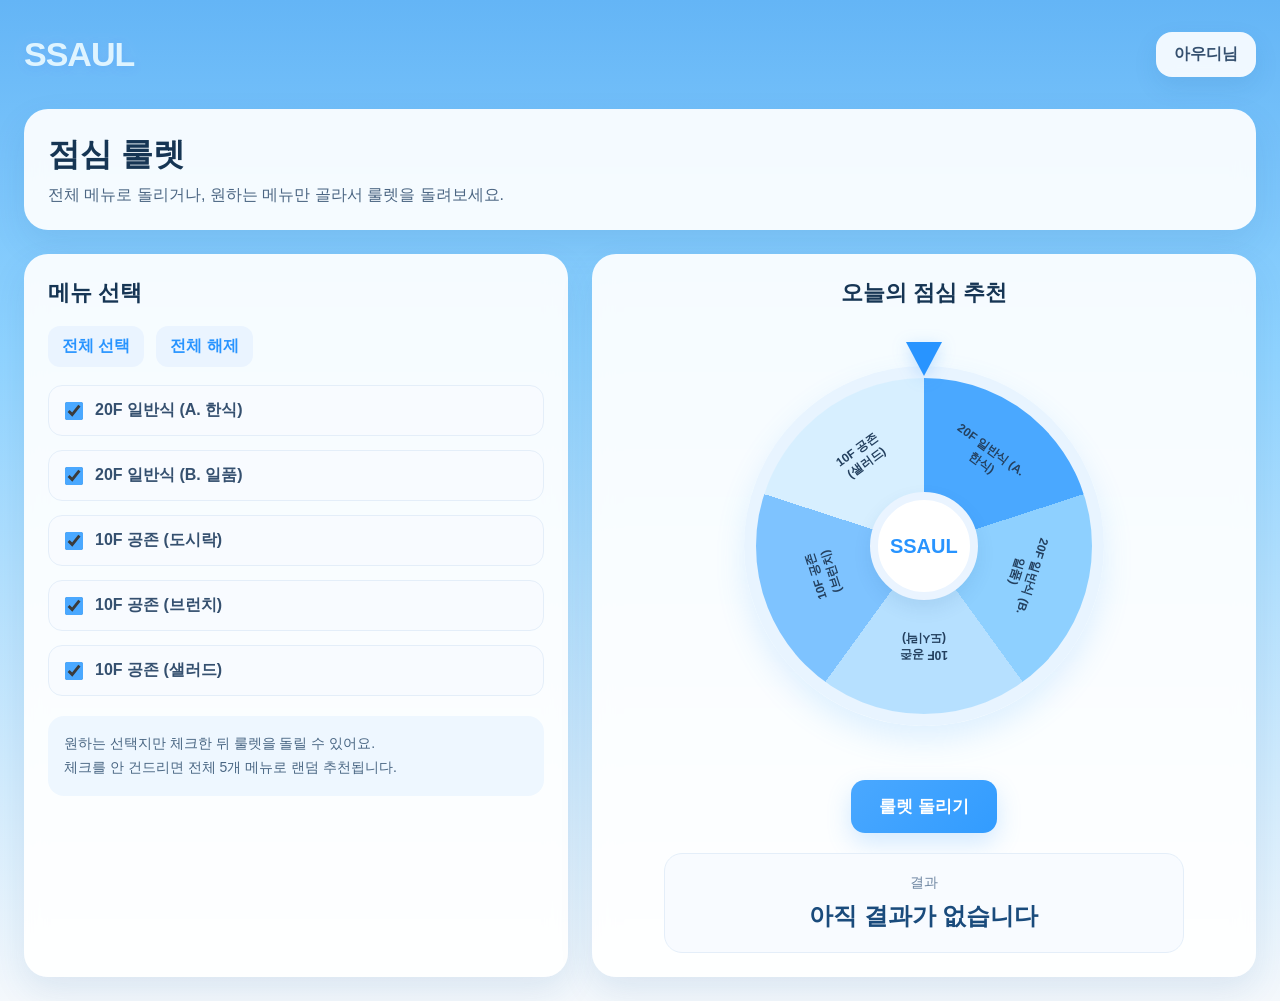
<file: index.html>
<!DOCTYPE html>
<html lang="ko">
  <head>
    <meta charset="UTF-8" />
    <meta name="viewport" content="width=device-width, initial-scale=1.0" />
    <title>SSAUL 점심 룰렛</title>
    <link rel="stylesheet" href="css/roulette.css" />
  </head>
  <body>
    <div class="page-container">
      <header class="main-header">
        <div class="logo">SSAUL</div>
        <div class="user-info">
          <span class="user-name">아우디님</span>
        </div>
      </header>

      <main class="roulette-page">
        <section class="page-title-card card">
          <div>
            <h1>점심 룰렛</h1>
            <p>전체 메뉴로 돌리거나, 원하는 메뉴만 골라서 룰렛을 돌려보세요.</p>
          </div>
         
        </section>

        <section class="roulette-layout">
          <!-- 왼쪽: 선택 옵션 -->
          <article class="card option-card">
            <div class="card-header">
              <h2>메뉴 선택</h2>
            </div>

            <div class="option-actions">
              <button type="button" class="small-btn" id="selectAllBtn">전체 선택</button>
              <button type="button" class="small-btn" id="clearAllBtn">전체 해제</button>
            </div>

            <div class="option-list">
              <label class="option-item">
                <input type="checkbox" class="menu-checkbox" value="20F 일반식 (A. 한식)" checked />
                <span>20F 일반식 (A. 한식)</span>
              </label>

              <label class="option-item">
                <input type="checkbox" class="menu-checkbox" value="20F 일반식 (B. 일품)" checked />
                <span>20F 일반식 (B. 일품)</span>
              </label>

              <label class="option-item">
                <input type="checkbox" class="menu-checkbox" value="10F 공존 (도시락)" checked />
                <span>10F 공존 (도시락)</span>
              </label>

              <label class="option-item">
                <input type="checkbox" class="menu-checkbox" value="10F 공존 (브런치)" checked />
                <span>10F 공존 (브런치)</span>
              </label>

              <label class="option-item">
                <input type="checkbox" class="menu-checkbox" value="10F 공존 (샐러드)" checked />
                <span>10F 공존 (샐러드)</span>
              </label>
            </div>

            <div class="guide-box">
              <p>원하는 선택지만 체크한 뒤 룰렛을 돌릴 수 있어요.</p>
              <p>체크를 안 건드리면 전체 5개 메뉴로 랜덤 추천됩니다.</p>
            </div>
          </article>

          <!-- 오른쪽: 룰렛 -->
          <article class="card roulette-card">
            <div class="card-header">
              <h2>오늘의 점심 추천</h2>
            </div>

            <div class="roulette-visual-wrap">
              <div class="roulette-pointer"></div>
              <div class="roulette-wheel" id="rouletteWheel">
                <div class="roulette-center">
                  <span>SSAUL</span>
                </div>
              </div>
            </div>

            <div class="roulette-controls">
              <button type="button" class="spin-btn" id="spinBtn">룰렛 돌리기</button>
            </div>

            <div class="result-box" id="resultBox">
              <p class="result-label">결과</p>
              <h3 id="resultText">아직 결과가 없습니다</h3>
            </div>
          </article>
        </section>
      </main>
    </div>

    <script src="js/roulette.js"></script>
  </body>
</html>
</file>
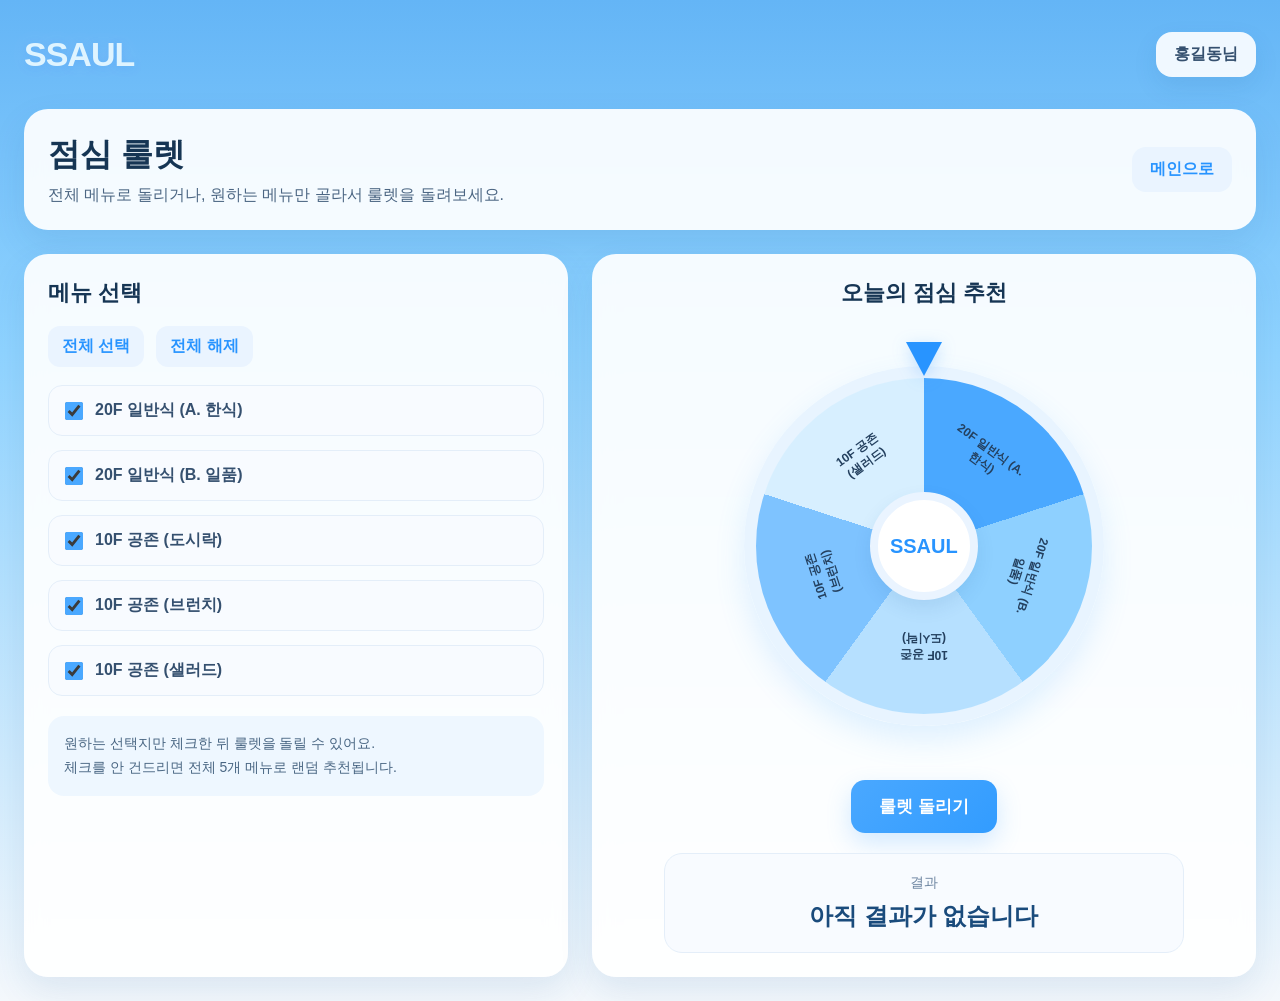
<file: html/roulette.html>
<!DOCTYPE html>
<html lang="ko">
  <head>
    <meta charset="UTF-8" />
    <meta name="viewport" content="width=device-width, initial-scale=1.0" />
    <title>SSAUL 점심 룰렛</title>
    <link rel="stylesheet" href="../css/roulette.css" />
  </head>
  <body>
    <div class="page-container">
      <header class="main-header">
        <div class="logo">SSAUL</div>
        <div class="user-info">
          <span class="user-name">홍길동님</span>
        </div>
      </header>

      <main class="roulette-page">
        <section class="page-title-card card">
          <div>
            <h1>점심 룰렛</h1>
            <p>전체 메뉴로 돌리거나, 원하는 메뉴만 골라서 룰렛을 돌려보세요.</p>
          </div>
          <a href="main.html" class="back-btn">메인으로</a>
        </section>

        <section class="roulette-layout">
          <!-- 왼쪽: 선택 옵션 -->
          <article class="card option-card">
            <div class="card-header">
              <h2>메뉴 선택</h2>
            </div>

            <div class="option-actions">
              <button type="button" class="small-btn" id="selectAllBtn">전체 선택</button>
              <button type="button" class="small-btn" id="clearAllBtn">전체 해제</button>
            </div>

            <div class="option-list">
              <label class="option-item">
                <input type="checkbox" class="menu-checkbox" value="20F 일반식 (A. 한식)" checked />
                <span>20F 일반식 (A. 한식)</span>
              </label>

              <label class="option-item">
                <input type="checkbox" class="menu-checkbox" value="20F 일반식 (B. 일품)" checked />
                <span>20F 일반식 (B. 일품)</span>
              </label>

              <label class="option-item">
                <input type="checkbox" class="menu-checkbox" value="10F 공존 (도시락)" checked />
                <span>10F 공존 (도시락)</span>
              </label>

              <label class="option-item">
                <input type="checkbox" class="menu-checkbox" value="10F 공존 (브런치)" checked />
                <span>10F 공존 (브런치)</span>
              </label>

              <label class="option-item">
                <input type="checkbox" class="menu-checkbox" value="10F 공존 (샐러드)" checked />
                <span>10F 공존 (샐러드)</span>
              </label>
            </div>

            <div class="guide-box">
              <p>원하는 선택지만 체크한 뒤 룰렛을 돌릴 수 있어요.</p>
              <p>체크를 안 건드리면 전체 5개 메뉴로 랜덤 추천됩니다.</p>
            </div>
          </article>

          <!-- 오른쪽: 룰렛 -->
          <article class="card roulette-card">
            <div class="card-header">
              <h2>오늘의 점심 추천</h2>
            </div>

            <div class="roulette-visual-wrap">
              <div class="roulette-pointer"></div>
              <div class="roulette-wheel" id="rouletteWheel">
                <div class="roulette-center">
                  <span>SSAUL</span>
                </div>
              </div>
            </div>

            <div class="roulette-controls">
              <button type="button" class="spin-btn" id="spinBtn">룰렛 돌리기</button>
            </div>

            <div class="result-box" id="resultBox">
              <p class="result-label">결과</p>
              <h3 id="resultText">아직 결과가 없습니다</h3>
            </div>
          </article>
        </section>
      </main>
    </div>

    <script src="../js/roulette.js"></script>
  </body>
</html>
</file>
<file: css/roulette.css>
* {
  margin: 0;
  padding: 0;
  box-sizing: border-box;
}

body {
  font-family: "Pretendard", "Noto Sans KR", sans-serif;
  background: linear-gradient(180deg, #64b5f6 0%, #8fd3ff 35%, #f4f8fc 100%);
  color: #222;
  min-height: 100vh;
}

a {
  text-decoration: none;
  color: inherit;
}

button {
  border: none;
  background: none;
  cursor: pointer;
  font: inherit;
}

.page-container {
  max-width: 1400px;
  margin: 0 auto;
  padding: 24px;
}

.main-header {
  display: flex;
  justify-content: space-between;
  align-items: center;
  padding: 8px 0 20px;
  margin-bottom: 12px;
}

.logo {
  font-size: 34px;
  font-weight: 900;
  letter-spacing: -1px;
  color: #dff4ff;
  text-shadow:
    0 2px 10px rgba(0, 102, 255, 0.18),
    0 0 18px rgba(255, 255, 255, 0.2);
}

.user-info {
  background: rgba(255, 255, 255, 0.9);
  padding: 12px 18px;
  border-radius: 16px;
  box-shadow: 0 10px 24px rgba(25, 85, 150, 0.1);
  backdrop-filter: blur(8px);
}

.user-name {
  font-size: 16px;
  font-weight: 700;
  color: #35506f;
}

.roulette-page {
  display: flex;
  flex-direction: column;
  gap: 24px;
}

.card {
  background: rgba(255, 255, 255, 0.92);
  border-radius: 24px;
  padding: 24px;
  box-shadow: 0 14px 34px rgba(26, 84, 147, 0.1);
  backdrop-filter: blur(10px);
}

.page-title-card {
  display: flex;
  justify-content: space-between;
  align-items: center;
  gap: 20px;
}

.page-title-card h1 {
  font-size: 32px;
  color: #163554;
  margin-bottom: 8px;
}

.page-title-card p {
  color: #4c6683;
  font-size: 16px;
}

.back-btn {
  display: inline-flex;
  align-items: center;
  justify-content: center;
  background: #eaf4ff;
  color: #2894ff;
  border-radius: 14px;
  padding: 12px 18px;
  font-weight: 700;
  white-space: nowrap;
}

.roulette-layout {
  display: grid;
  grid-template-columns: 0.9fr 1.1fr;
  gap: 24px;
}

.card-header {
  margin-bottom: 18px;
}

.card-header h2 {
  font-size: 22px;
  color: #163554;
}

.option-actions {
  display: flex;
  gap: 12px;
  margin-bottom: 18px;
}

.small-btn {
  background: #eaf4ff;
  color: #2894ff;
  padding: 10px 14px;
  border-radius: 12px;
  font-weight: 700;
  transition: 0.2s ease;
}

.small-btn:hover {
  background: #d9edff;
}

.option-list {
  display: flex;
  flex-direction: column;
  gap: 14px;
  margin-bottom: 20px;
}

.option-item {
  display: flex;
  align-items: center;
  gap: 12px;
  background: #f8fbff;
  padding: 14px 16px;
  border-radius: 14px;
  border: 1px solid #e4eef9;
  color: #35506f;
  font-weight: 600;
}

.option-item input[type="checkbox"] {
  width: 18px;
  height: 18px;
  accent-color: #4aa8ff;
  flex-shrink: 0;
}

.guide-box {
  background: #eef7ff;
  border-radius: 16px;
  padding: 16px;
  color: #496683;
  font-size: 14px;
  line-height: 1.7;
}

.roulette-card {
  display: flex;
  flex-direction: column;
  align-items: center;
}

.roulette-visual-wrap {
  position: relative;
  width: 420px;
  height: 420px;
  margin: 10px auto 24px;
  display: flex;
  justify-content: center;
  align-items: center;
}

.roulette-pointer {
  position: absolute;
  top: 6px;
  left: 50%;
  transform: translateX(-50%);
  width: 0;
  height: 0;
  border-left: 18px solid transparent;
  border-right: 18px solid transparent;
  border-top: 34px solid #2894ff;
  z-index: 10;
  filter: drop-shadow(0 4px 8px rgba(40, 148, 255, 0.25));
}

.roulette-wheel {
  width: 360px;
  height: 360px;
  border-radius: 50%;
  border: 12px solid #e8f4ff;
  box-shadow: 0 14px 30px rgba(74, 168, 255, 0.16);
  position: relative;
  transition: transform 4s cubic-bezier(0.17, 0.67, 0.2, 0.99);
  overflow: hidden;
  background: conic-gradient(
    #4aa8ff 0deg 72deg,
    #8ed0ff 72deg 144deg,
    #b6e0ff 144deg 216deg,
    #7ec3ff 216deg 288deg,
    #d7efff 288deg 360deg
  );
}

.roulette-center {
  position: absolute;
  inset: 50%;
  transform: translate(-50%, -50%);
  width: 108px;
  height: 108px;
  border-radius: 50%;
  background: #ffffff;
  border: 8px solid #eaf4ff;
  display: flex;
  justify-content: center;
  align-items: center;
  z-index: 3;
  box-shadow: 0 8px 18px rgba(26, 84, 147, 0.1);
}

.roulette-center span {
  font-weight: 900;
  color: #2894ff;
  font-size: 20px;
}

.roulette-label {
  position: absolute;
  top: 50%;
  left: 50%;
  width: 92px;
  text-align: center;
  font-size: 12px;
  font-weight: 700;
  color: #24405f;
  line-height: 1.3;
  transform-origin: center center;
  white-space: normal;
  word-break: keep-all;
  z-index: 2;
}

.roulette-controls {
  margin-bottom: 20px;
}

.spin-btn {
  background: linear-gradient(135deg, #4aa8ff, #329cff);
  color: white;
  padding: 15px 28px;
  border-radius: 14px;
  font-size: 17px;
  font-weight: 800;
  box-shadow: 0 10px 24px rgba(74, 168, 255, 0.24);
  transition: transform 0.2s ease;
}

.spin-btn:hover {
  transform: scale(1.04);
}

.spin-btn:disabled {
  opacity: 0.7;
  cursor: not-allowed;
  transform: none;
}

.result-box {
  width: 100%;
  max-width: 520px;
  background: #f8fbff;
  border-radius: 18px;
  padding: 20px;
  border: 1px solid #e4eef9;
  text-align: center;
}

.result-label {
  font-size: 14px;
  color: #6c84a0;
  margin-bottom: 8px;
}

.result-box h3 {
  color: #1a4b7c;
  font-size: 24px;
}

@media (max-width: 1100px) {
  .roulette-layout {
    grid-template-columns: 1fr;
  }
}

@media (max-width: 768px) {
  .page-container {
    padding: 16px;
  }

  .main-header,
  .page-title-card {
    flex-direction: column;
    align-items: flex-start;
    gap: 12px;
  }

  .logo {
    font-size: 28px;
  }

  .roulette-visual-wrap {
    width: 100%;
    height: auto;
  }

  .roulette-wheel {
    width: 300px;
    height: 300px;
  }

  .roulette-center {
    width: 90px;
    height: 90px;
  }

  .roulette-label {
    width: 100px;
    font-size: 11px;
  }

  .option-actions {
    flex-wrap: wrap;
  }
}
</file>
